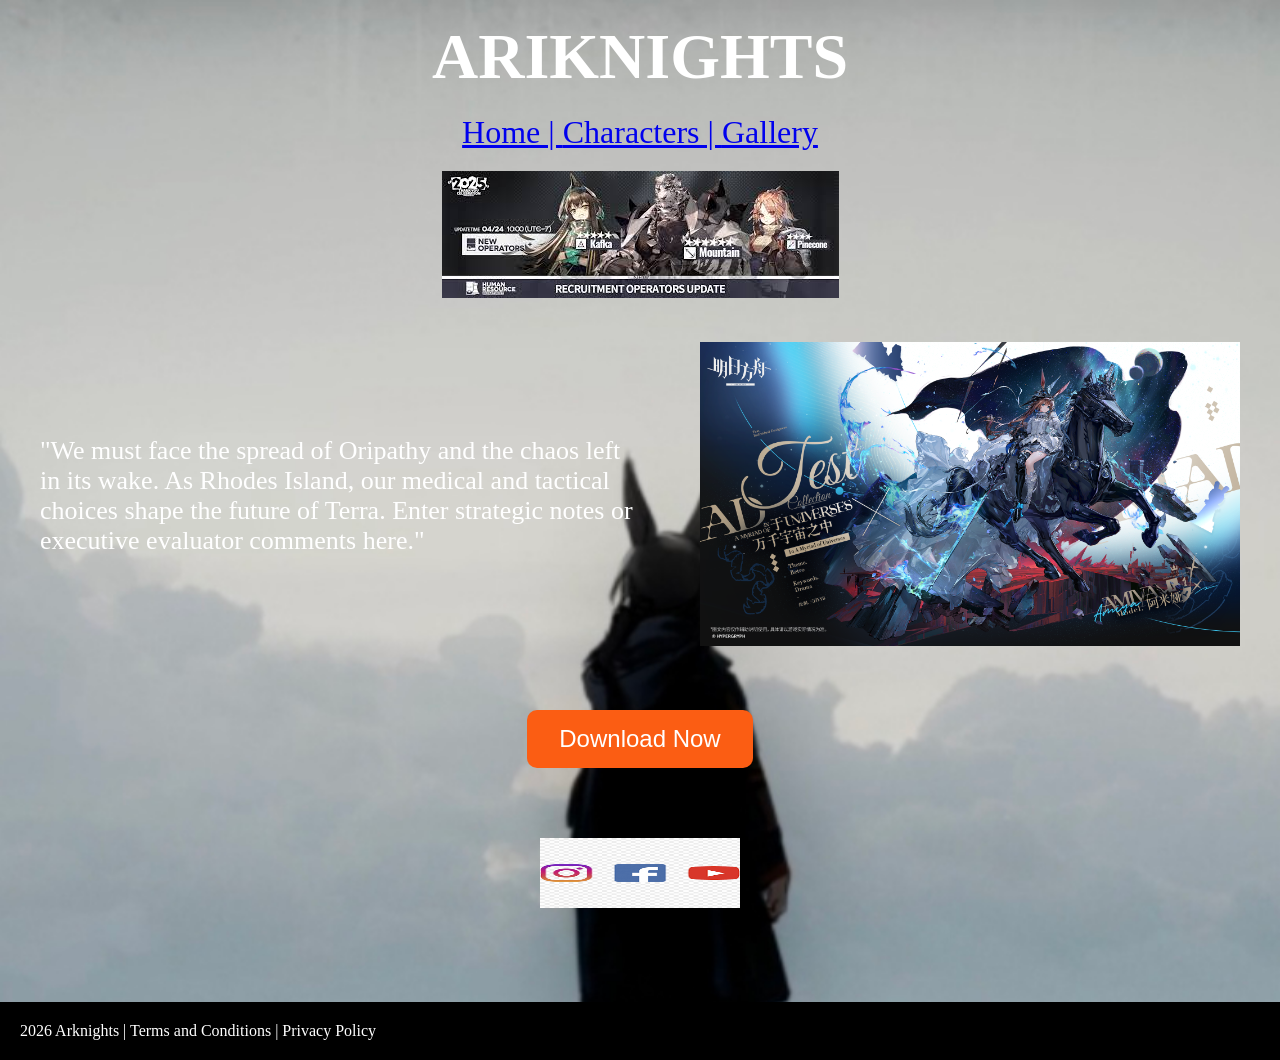
<file: index.html>
<!DOCTYPE html>
<html lang="en">
<head>
<meta charset="UTF-8">
<title>Home Page:</title>
<link rel="stylesheet"
href="style.css">
</head>

<body class="body">
</body>

<h1 class="h1">ARIKNIGHTS</h1>

<nav class="nav">

        <a href="index.html">Home | </a>
        <a  href="Characters.html">Characters | </a>
        <a  href="Gallery.html">Gallery</a>
</nav>

<div class="banner-container">
    <img src="Folder image/banner.jpg"
    alt="BannerImage">
</div>
<div class="banner-image">
</div>
    

<div class="container">

    <div class="text">
        <p>
        "We must face the spread of Oripathy and the chaos left in its wake. As Rhodes Island, our medical and tactical choices shape the future of Terra. Enter strategic notes or executive evaluator comments here."
        </p>
    </div>

    <div class="hero-img">
        <img src="Folder image/amiya.jpg"Character"
        alt="Amiya image">

    </div>
</div>

    

<div class="button-box">
<button class="download-btn">Download Now</button>
</div>

<div class="button-box">
<img src="Folder image/fb,yt,in.png" 
    alt="MediaSosial"
    class="social-image">
</div>

<footer>
2026 Arknights | Terms and Conditions | Privacy Policy
</footer>

</body>
</html>
</file>
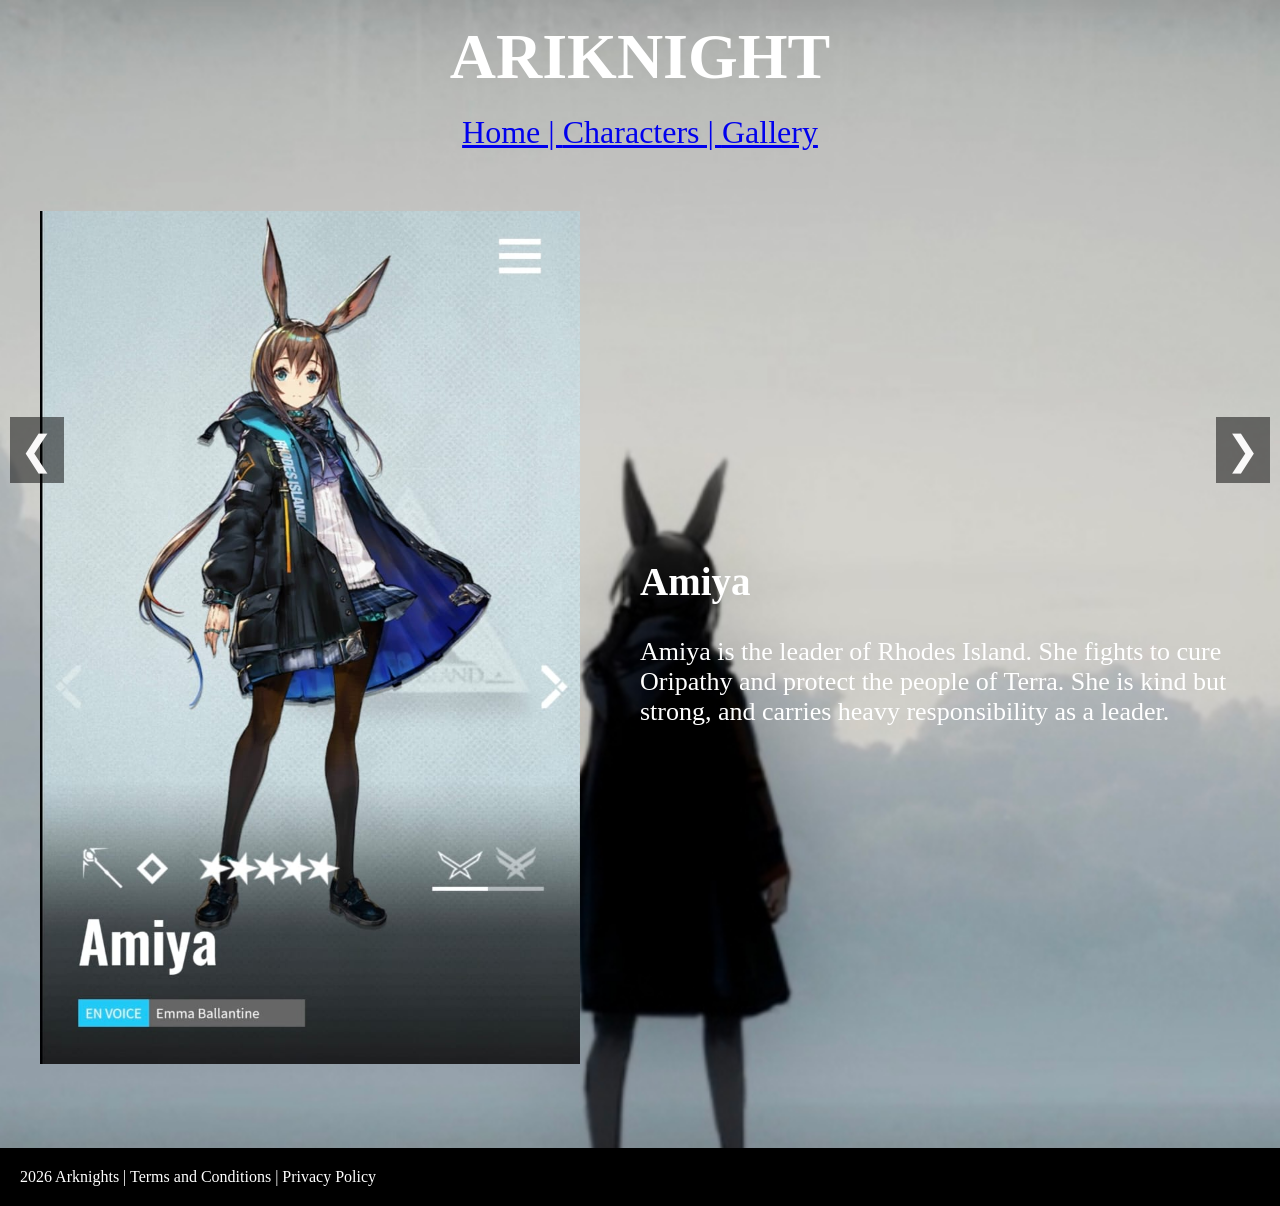
<file: Characters.html>
<!DOCTYPE html>
<html lang="en">
<head>
<meta charset="UTF-8">
<title>Characters Page:</title>
<link rel="stylesheet"
href="style.css">
</head>


<body class="body">
</body>

<h1 class="h1">ARIKNIGHT</h1>

<div class="nav">

        <a href="index.html">Home | </a>
        <a  href="Characters.html">Characters | </a>
        <a  href="Gallery.html">Gallery</a>
</div>

<div class="container">


    <div class="hero-img">
        <img src="Folder image/amiya1.jpg" alt="Character">
    </div>

    <div class="text">
        <h2>Amiya</h2>
        <p>
        Amiya is the leader of Rhodes Island. She fights to cure Oripathy
        and protect the people of Terra. She is kind but strong, and carries
        heavy responsibility as a leader.
        </p>
    </div>
<button class="slider-btn left">❮</button>
<button class="slider-btn right">❯</button>
</div>

<footer>
2026 Arknights | Terms and Conditions | Privacy Policy
</footer>

</body>
</html>
</file>
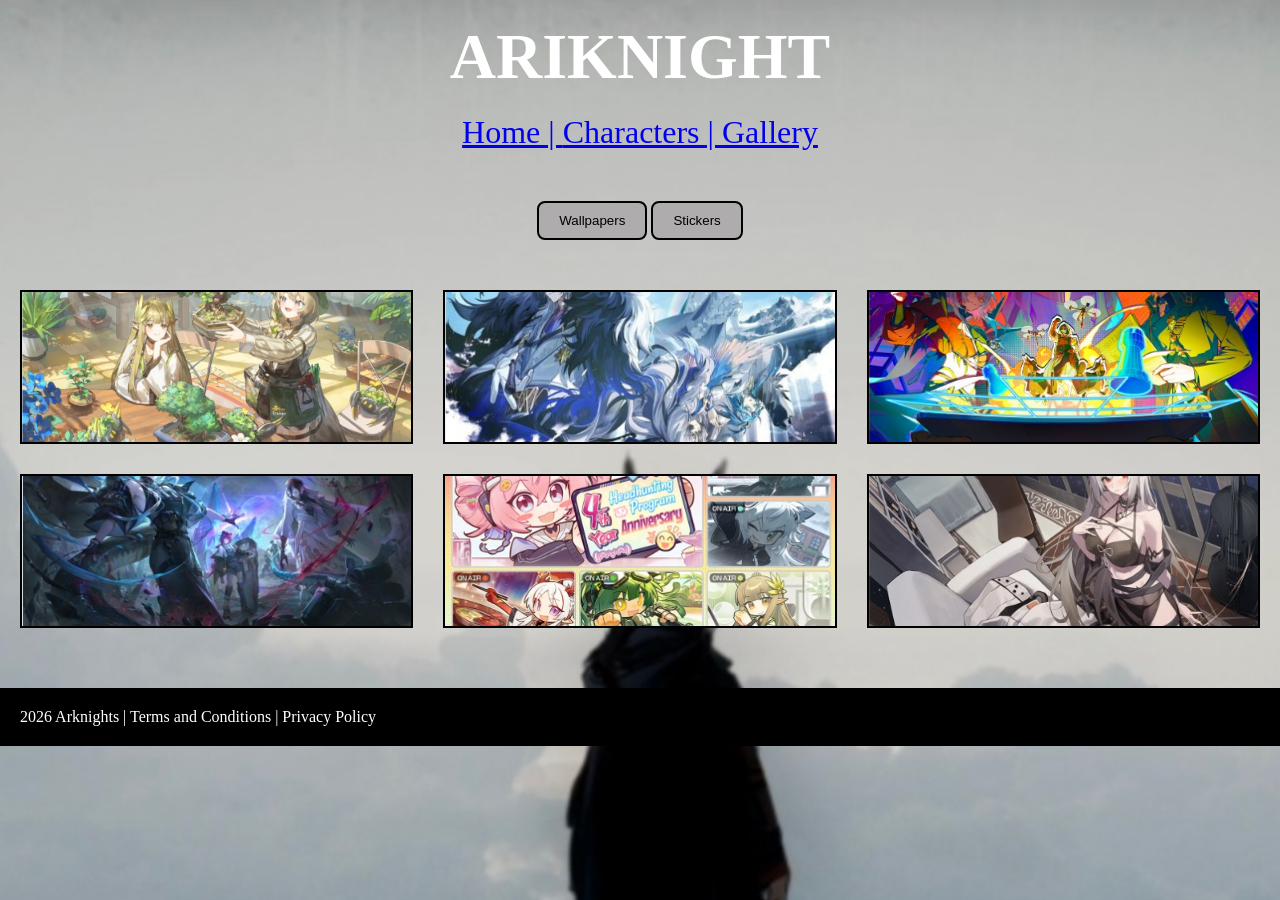
<file: Gallery.html>
<!DOCTYPE html>
<html lang="en">
<head>
<meta charset="UTF-8">
<title>Gallery Page:</title>
<link rel="stylesheet"
href="style.css">
</head>

<body class="body">   
</body>

<h1 class="h1">ARIKNIGHT</h1>

<nav class="nav">

        <a href="index.html">Home | </a>
        <a  href="Characters.html">Characters | </a>
        <a  href="Gallery.html">Gallery</a>
</nav>

<div class="top-buttons">
    <button >Wallpapers</button>
    <button>Stickers</button>
</div>

<div class="gallery">
    <div class="image-box">
    <img src="Folder image/image1.1.jpg"></div>
    <div class="image-box">
    <img src="Folder image/image1.2.jpg"></div>
    <div class="image-box">
    <img src="Folder image/image1.3.jpg"></div>
    <div class="image-box">
    <img src="Folder image/image1.4.jpg"></div>
    <div class="image-box">
    <img src="Folder image/image1.5.jpg"></div>
    <div class="image-box">
    <img src="Folder image/image1.6.jpg"></div>
</div>

<footer>
    2026 Arknights | Terms and Conditions | Privacy Policy
</footer>
</body>
</html>
</file>
<file: style.css>
.body {
    background-image: url('Folder image/Banner_image.jpg');
    background-size: cover;
    margin: 0;
}


.h1 {
    text-align: center;
    font-size: 400%;
    font-family: algerian;
    color: white;
    margin: 0;
    padding-top: 20px;
}

.nav{
    text-align: center;
    font-size: 200%;
    padding: 20px;
}
.banner-container{
    text-align: center;
}
.banner.image{
    width: 700px;
    height: auto;
}
.button-box {
    text-align: center;
    padding: 20px;
}

.download-btn {
    background-color: rgb(251, 93, 19);
    color: white;
    font-size: 24px;
    padding: 15px 32px;
    border: none;
    cursor: pointer;
    border-radius: 10px;
}

.social-image {
    width: 200px;
    height: 70px;
    padding: 30px;
}
.container {
    display: flex;
    align-items: center;
    justify-content: space-between;
    padding: 40px;
}

.hero-img {
    width: 45%;
}

.hero-img img {
    width: 100%;
    height: auto;
}

.text {
    width: 50%;
    color: white;
    font-size: 26px;
}



footer {
    color: white;
    background: black;
    padding: 20px;
    margin-top: 40px;
}




.container {
    display: flex;
    align-items: center;
    justify-content: space-between;
    padding: 40px;
}

.hero-img {
    width: 45%;
}

.hero-img img {
    width: 100%;
    height: auto;
}

.text {
    width: 50%;
    color: white;
    font-size: 26px;
}

.slider-btn{
    position: absolute;
    top: 50%;
    transform: translateY(-50%);
    font-size: 40px;
    background: rgba(0,0,0,0.5);
    color: rgb(250, 249, 249);
    border: none;
    padding: 10px;
    cursor: pointer;
}

.left {
    left: 10px;
}

.right {
    right: 10px;
}





.top-buttons {
    text-align: center;
    margin: 30px;

}

.top-buttons button {
    padding: 10px 20px;
    border: 2px solid black;
    background: rgb(174, 172, 172);
    border-radius: 8px;
    cursor: pointer;
}

.gallery {
    display: grid;
    grid-template-columns: repeat(3, 1fr);
    gap: 30px;
    padding: 20px;
    flex: 1;
}
.image-box {
    border: 2px solid black;
    height: 150px;

    display: flex;
    justify-content: center;
    align-items: center;
}

.image-box img {
    width: 100%;
    height: 100%;
    object-fit: cover;
}
</file>
